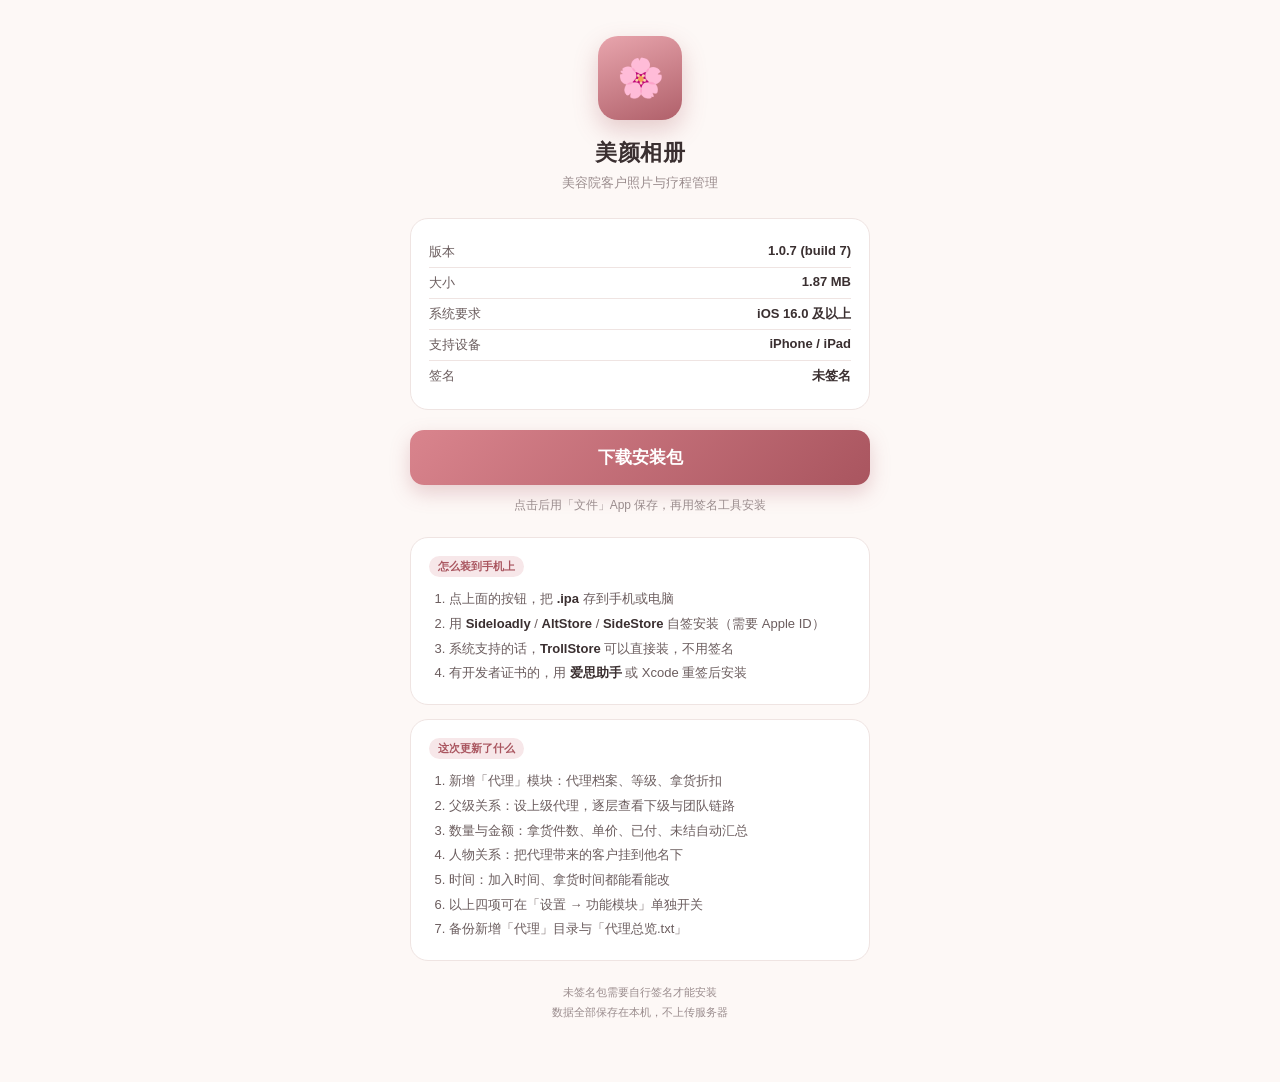
<file: publish/index.html>
<!DOCTYPE html>
<html lang="zh-CN">
<head>
<meta charset="utf-8">
<meta name="viewport" content="width=device-width, initial-scale=1, viewport-fit=cover">
<title>美颜相册 · 下载</title>
<style>
  :root{
    --rose:#c9757f; --rose-deep:#a9555f; --rose-light:#f7e7e9;
    --cream:#fdf8f6; --ink:#3a2f30; --ink-soft:#6b5d5e; --muted:#9a8c8d;
    --card:#ffffff; --line:#efe4e2;
  }
  *{box-sizing:border-box;-webkit-tap-highlight-color:transparent}
  body{
    margin:0;padding:28px 20px 48px;
    font-family:-apple-system,BlinkMacSystemFont,"PingFang SC","Helvetica Neue",sans-serif;
    background:var(--cream);color:var(--ink);
    display:flex;flex-direction:column;align-items:center;
    min-height:100vh;
  }
  .wrap{width:100%;max-width:460px}
  .icon{
    width:84px;height:84px;border-radius:20px;margin:8px auto 18px;
    background:linear-gradient(160deg,#e8a5ad,#b0606a);
    display:flex;align-items:center;justify-content:center;
    box-shadow:0 10px 24px rgba(169,85,95,.28);
    font-size:38px;
  }
  h1{font-size:22px;margin:0 0 6px;text-align:center;letter-spacing:.5px}
  .sub{text-align:center;color:var(--muted);font-size:13px;margin:0 0 26px}
  .card{
    background:var(--card);border:1px solid var(--line);border-radius:18px;
    padding:18px;margin-bottom:14px;
  }
  .meta{display:flex;justify-content:space-between;font-size:13px;color:var(--ink-soft);padding:6px 0}
  .meta + .meta{border-top:1px solid var(--line)}
  .meta span:last-child{color:var(--ink);font-weight:600}
  .btn{
    display:block;text-align:center;text-decoration:none;
    background:linear-gradient(135deg,#d9848d,#a9555f);color:#fff;
    font-size:17px;font-weight:600;padding:16px;border-radius:14px;
    margin:20px 0 10px;box-shadow:0 8px 20px rgba(169,85,95,.26);
  }
  .btn:active{transform:scale(.985)}
  .hint{font-size:12px;color:var(--muted);text-align:center;line-height:1.7;margin:0}
  h2{font-size:14px;margin:0 0 12px;color:var(--ink)}
  ol{margin:0;padding-left:20px;font-size:13px;color:var(--ink-soft);line-height:1.9}
  ol b{color:var(--ink)}
  .tag{
    display:inline-block;font-size:11px;padding:3px 9px;border-radius:999px;
    background:var(--rose-light);color:var(--rose-deep);font-weight:600;
    margin-bottom:10px;
  }
  .foot{text-align:center;font-size:11px;color:var(--muted);margin-top:22px;line-height:1.8}
</style>
</head>
<body>
<div class="wrap">

  <div class="icon">🌸</div>
  <h1>美颜相册</h1>
  <p class="sub">美容院客户照片与疗程管理</p>

  <div class="card">
    <div class="meta"><span>版本</span><span>1.0.7 (build 7)</span></div>
    <div class="meta"><span>大小</span><span>1.87 MB</span></div>
    <div class="meta"><span>系统要求</span><span>iOS 16.0 及以上</span></div>
    <div class="meta"><span>支持设备</span><span>iPhone / iPad</span></div>
    <div class="meta"><span>签名</span><span>未签名</span></div>
  </div>

  <a class="btn" href="./BeautyAlbum-1.0.7.ipa" download>下载安装包</a>
  <p class="hint">点击后用「文件」App 保存，再用签名工具安装</p>

  <div class="card" style="margin-top:22px">
    <span class="tag">怎么装到手机上</span>
    <ol>
      <li>点上面的按钮，把 <b>.ipa</b> 存到手机或电脑</li>
      <li>用 <b>Sideloadly</b> / <b>AltStore</b> / <b>SideStore</b> 自签安装（需要 Apple ID）</li>
      <li>系统支持的话，<b>TrollStore</b> 可以直接装，不用签名</li>
      <li>有开发者证书的，用 <b>爱思助手</b> 或 Xcode 重签后安装</li>
    </ol>
  </div>

  <div class="card">
    <span class="tag">这次更新了什么</span>
    <ol>
      <li>新增「代理」模块：代理档案、等级、拿货折扣</li>
      <li>父级关系：设上级代理，逐层查看下级与团队链路</li>
      <li>数量与金额：拿货件数、单价、已付、未结自动汇总</li>
      <li>人物关系：把代理带来的客户挂到他名下</li>
      <li>时间：加入时间、拿货时间都能看能改</li>
      <li>以上四项可在「设置 → 功能模块」单独开关</li>
      <li>备份新增「代理」目录与「代理总览.txt」</li>
    </ol>
  </div>

  <p class="foot">未签名包需要自行签名才能安装<br>数据全部保存在本机，不上传服务器</p>

</div>
</body>
</html>
</file>
